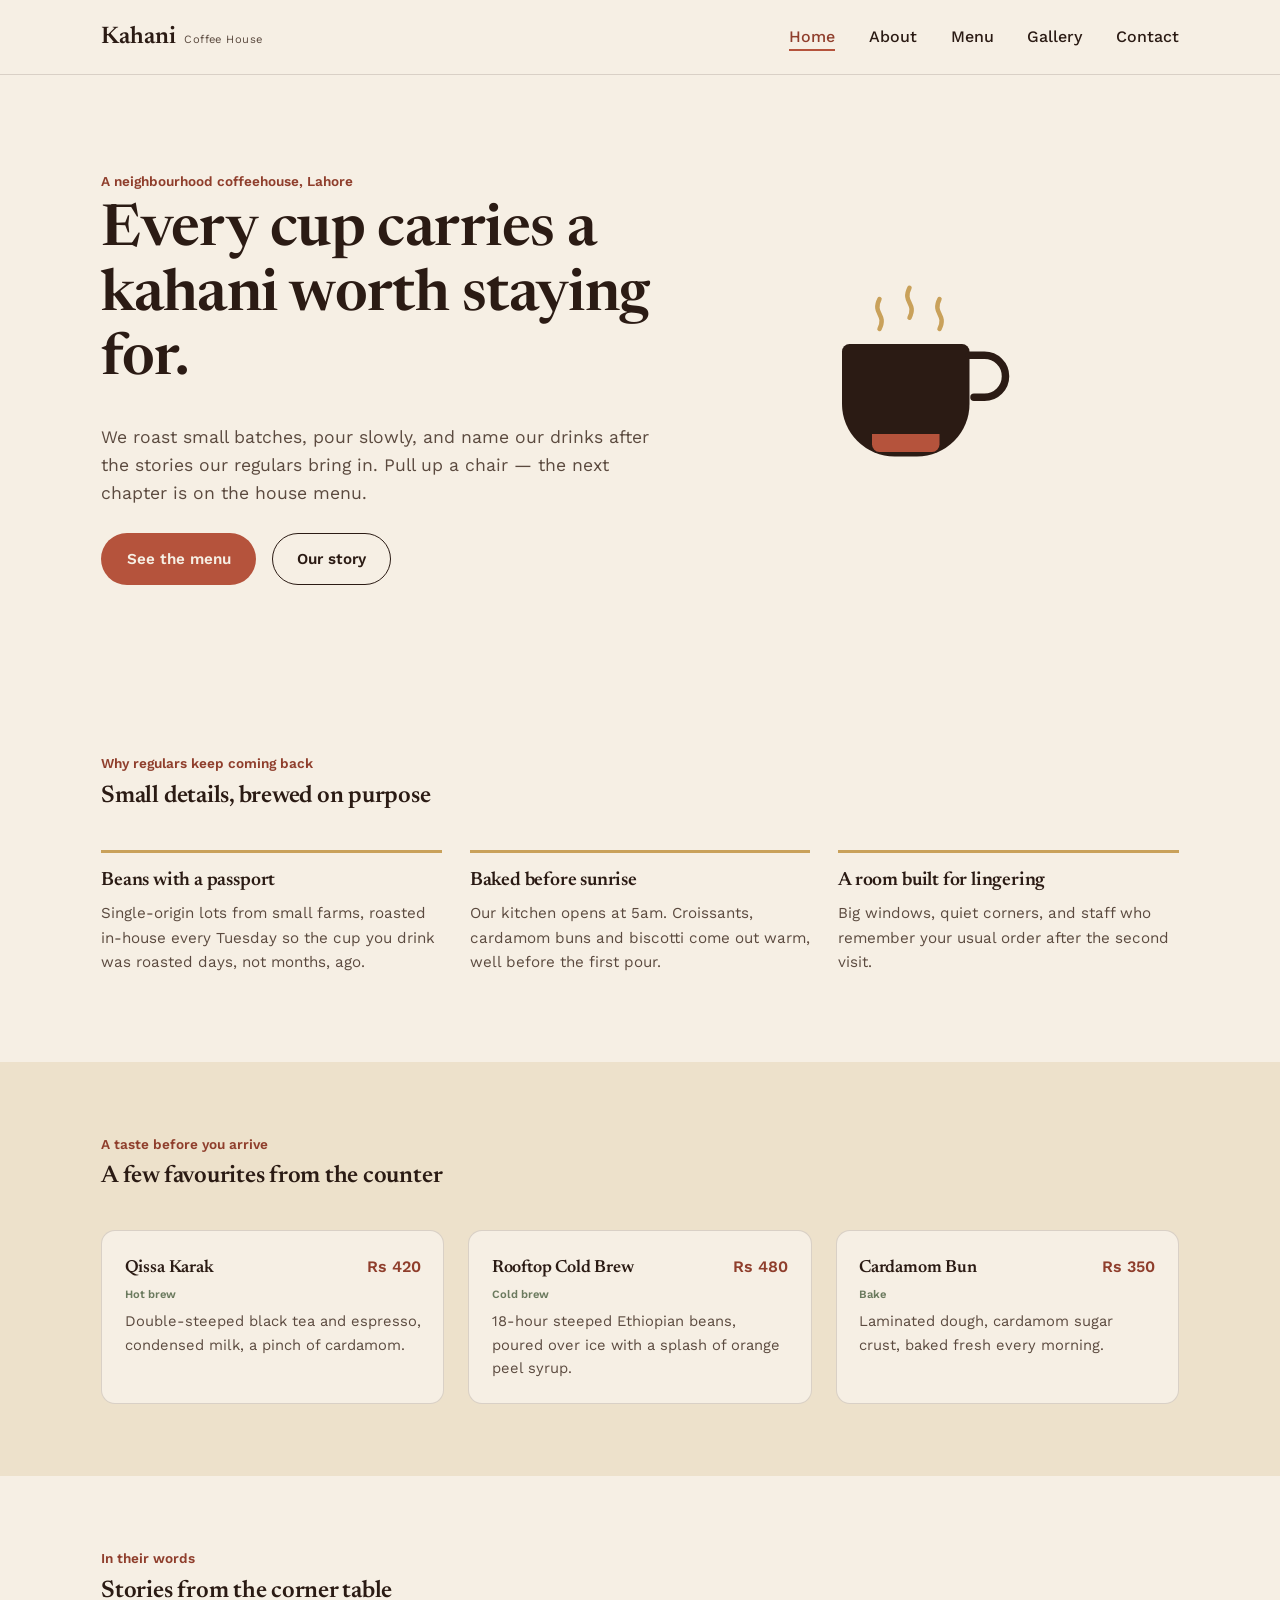
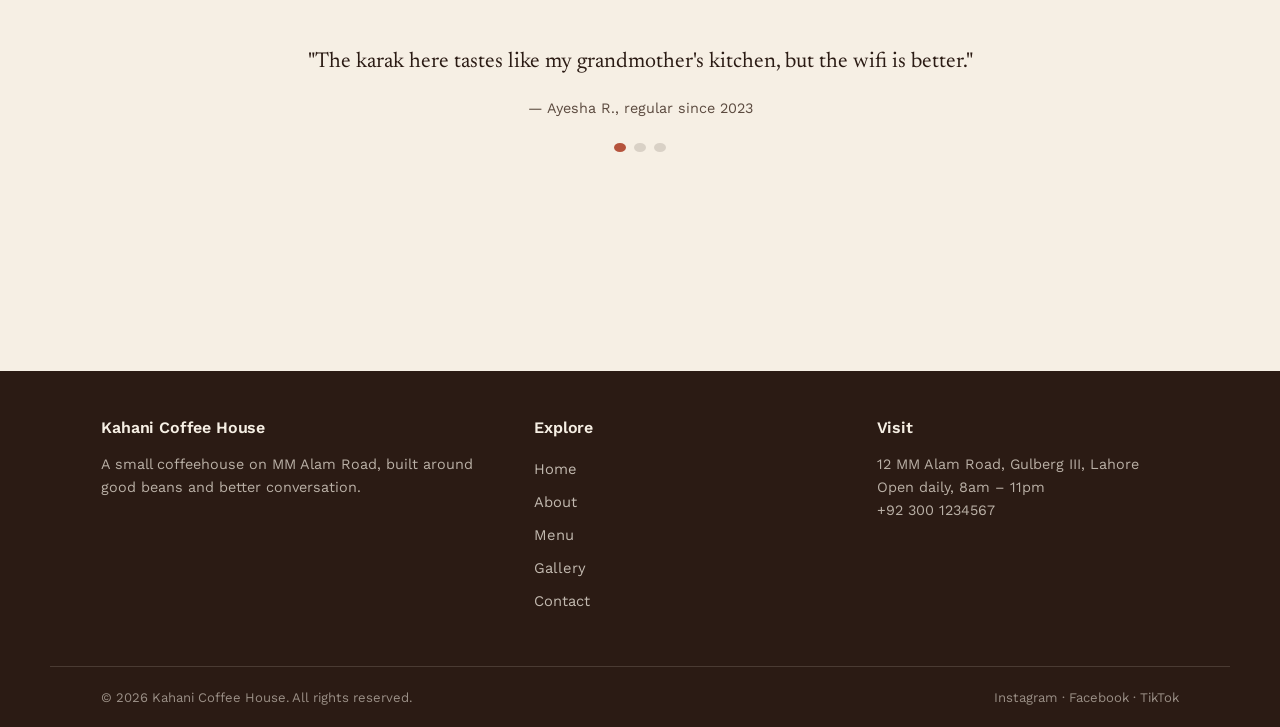
<file: index.html>
<!DOCTYPE html>
<html lang="en">
<head>
<meta charset="UTF-8">
<meta name="viewport" content="width=device-width, initial-scale=1.0">
<title>Kahani Coffee House — Every cup tells a story</title>
<meta name="description" content="Kahani Coffee House is a neighbourhood coffeehouse in Lahore serving story-inspired brews, bakes and a warm place to sit a while.">
<link rel="stylesheet" href="css/style.css">
<link rel="icon" type="image/x-icon" href="https://img.icons8.com/?size=100&id=lsHTLa7qv685&format=png&color=000000">
</head>
<body>

<header class="site-header">
  <nav class="nav wrap">
    <a href="index.html" class="brand">
      <span class="brand-mark">Kahani</span>
      <span class="brand-sub">Coffee House</span>
    </a>

    <!-- Navigation links -->

    <ul class="nav-links">
      <li><a href="index.html" aria-current="page">Home</a></li>
      <li><a href="about.html">About</a></li>
      <li><a href="menu.html">Menu</a></li>
      <li><a href="gallery.html">Gallery</a></li>
      <li><a href="contact.html">Contact</a></li>
    </ul>

    <!-- Mobile navigation toggle button -->
    <button class="nav-toggle" aria-label="Toggle navigation menu" aria-expanded="false">
      <span></span><span></span><span></span>
    </button>
  </nav>
</header>

<main>

  <section class="hero wrap">
    <div class="hero-copy">
      <p class="eyebrow">A neighbourhood coffeehouse, Lahore</p>
      <h1>Every cup carries a kahani worth staying for.</h1>
      <p class="lede">We roast small batches, pour slowly, and name our drinks after the stories our regulars bring in. Pull up a chair — the next chapter is on the house menu.</p>
      <div class="hero-actions">
        <a href="menu.html" class="btn btn-primary">See the menu</a>
        <a href="about.html" class="btn btn-outline">Our story</a>
      </div>
    </div>
    <div class="cup-art" aria-hidden="true">
      <svg viewBox="0 0 320 320" xmlns="http://www.w3.org/2000/svg">
        <path d="M70 120 h150 a10 10 0 0 1 10 10 v70 a70 70 0 0 1 -70 70 h-30 a70 70 0 0 1 -70 -70 v-70 a10 10 0 0 1 10 -10 z" fill="#2B1B14"/>
        <path d="M230 135 h20 a28 28 0 0 1 0 56 h-14" fill="none" stroke="#2B1B14" stroke-width="10" stroke-linecap="round"/>
        <path d="M100 240 h90 v14 a10 10 0 0 1 -10 10 h-70 a10 10 0 0 1 -10 -10 z" fill="#B5533C"/>
        <path d="M110 60 c-10 20 10 20 0 40" fill="none" stroke="#C9A15A" stroke-width="6" stroke-linecap="round"/>
        <path d="M150 45 c-10 20 10 20 0 40" fill="none" stroke="#C9A15A" stroke-width="6" stroke-linecap="round"/>
        <path d="M190 60 c-10 20 10 20 0 40" fill="none" stroke="#C9A15A" stroke-width="6" stroke-linecap="round"/>
      </svg>
    </div>
  </section>

  <section class="wrap">
    <div class="section-head">
      <p class="eyebrow">Why regulars keep coming back</p>
      <h2>Small details, brewed on purpose</h2>
    </div>
    <div class="highlights">
      <div class="highlight">
        <h3>Beans with a passport</h3>
        <p>Single-origin lots from small farms, roasted in-house every Tuesday so the cup you drink was roasted days, not months, ago.</p>
      </div>
      <div class="highlight">
        <h3>Baked before sunrise</h3>
        <p>Our kitchen opens at 5am. Croissants, cardamom buns and biscotti come out warm, well before the first pour.</p>
      </div>
      <div class="highlight">
        <h3>A room built for lingering</h3>
        <p>Big windows, quiet corners, and staff who remember your usual order after the second visit.</p>
      </div>
    </div>
  </section>

  <section class="section-alt">
    <div class="wrap">
      <div class="section-head">
        <p class="eyebrow">A taste before you arrive</p>
        <h2>A few favourites from the counter</h2>
      </div>
      <div class="menu-grid">
        <div class="menu-item">
          <div class="menu-item-top"><h4>Qissa Karak</h4><span class="menu-price">Rs 420</span></div>
          <span class="menu-tag">Hot brew</span>
          <p>Double-steeped black tea and espresso, condensed milk, a pinch of cardamom.</p>
        </div>
        <div class="menu-item">
          <div class="menu-item-top"><h4>Rooftop Cold Brew</h4><span class="menu-price">Rs 480</span></div>
          <span class="menu-tag">Cold brew</span>
          <p>18-hour steeped Ethiopian beans, poured over ice with a splash of orange peel syrup.</p>
        </div>
        <div class="menu-item">
          <div class="menu-item-top"><h4>Cardamom Bun</h4><span class="menu-price">Rs 350</span></div>
          <span class="menu-tag">Bake</span>
          <p>Laminated dough, cardamom sugar crust, baked fresh every morning.</p>
        </div>
      </div>
    </div>
  </section>

  <section class="wrap">
    <div class="section-head">
      <p class="eyebrow">In their words</p>
      <h2>Stories from the corner table</h2>
    </div>
    <div class="testimonial-slider">
      <div class="testimonial-slide is-active">
        <blockquote>"The karak here tastes like my grandmother's kitchen, but the wifi is better."</blockquote>
        <cite>— Ayesha R., regular since 2023</cite>
      </div>
      <div class="testimonial-slide">
        <blockquote>"I've written half a thesis at the window table. They never once rushed me out."</blockquote>
        <cite>— Bilal K., PhD candidate</cite>
      </div>
      <div class="testimonial-slide">
        <blockquote>"Best cardamom bun in the city, and I have tried most of them."</blockquote>
        <cite>— Sana M., food blogger</cite>
      </div>
      <div class="slider-dots"></div>
    </div>
  </section>

</main>

<footer class="site-footer">
  <div class="wrap footer-grid">
    <div>
      <h4>Kahani Coffee House</h4>
      <p>A small coffeehouse on MM Alam Road, built around good beans and better conversation.</p>
    </div>
    <div>
      <h4>Explore</h4>
      <ul class="footer-links">
        <li><a href="index.html">Home</a></li>
        <li><a href="about.html">About</a></li>
        <li><a href="menu.html">Menu</a></li>
        <li><a href="gallery.html">Gallery</a></li>
        <li><a href="contact.html">Contact</a></li>
      </ul>
    </div>
    <div>
      <h4>Visit</h4>
      <p>12 MM Alam Road, Gulberg III, Lahore<br>Open daily, 8am – 11pm<br>+92 300 1234567</p>
    </div>
  </div>
  <div class="wrap footer-bottom">
    <span>&copy; <span class="current-year">2026</span> Kahani Coffee House. All rights reserved.</span>
    <span>Instagram &middot; Facebook &middot; TikTok</span>
  </div>
</footer>

<script src="js/script.js"></script>
</body>
</html>
</file>
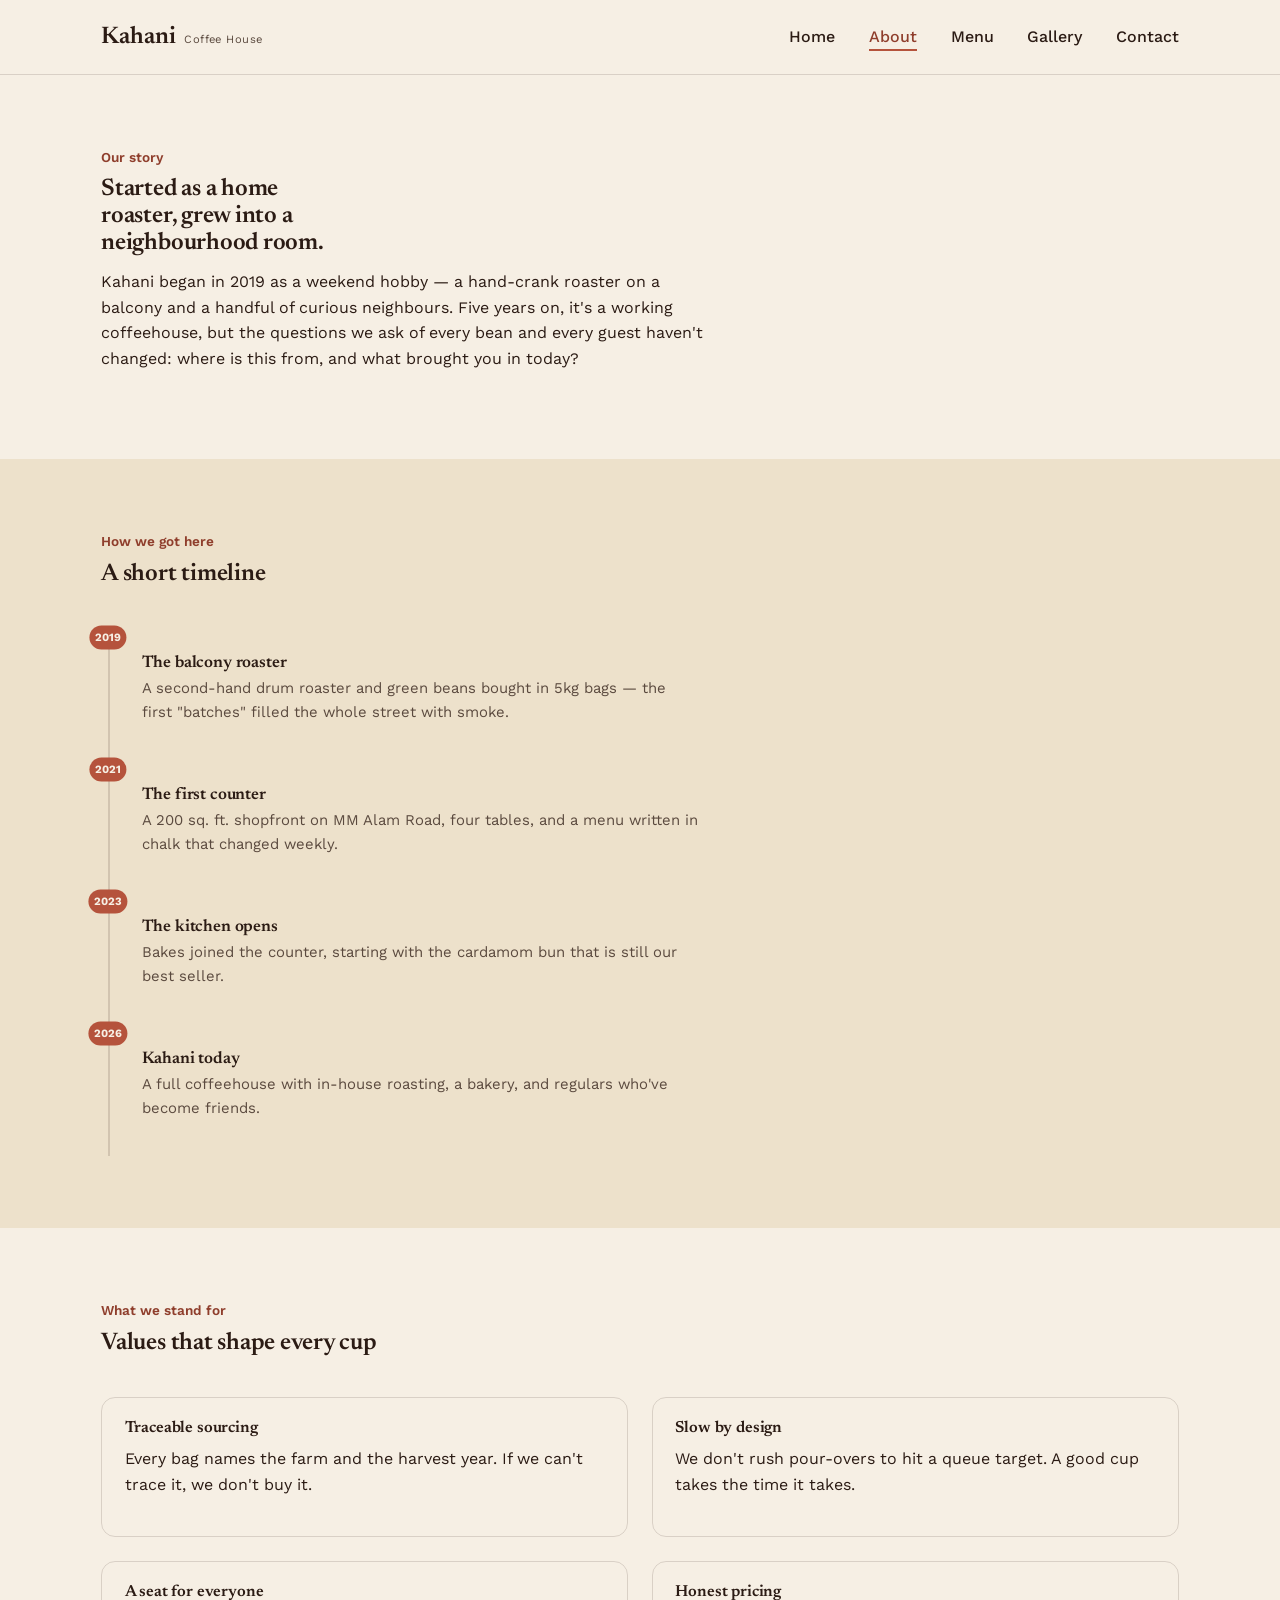
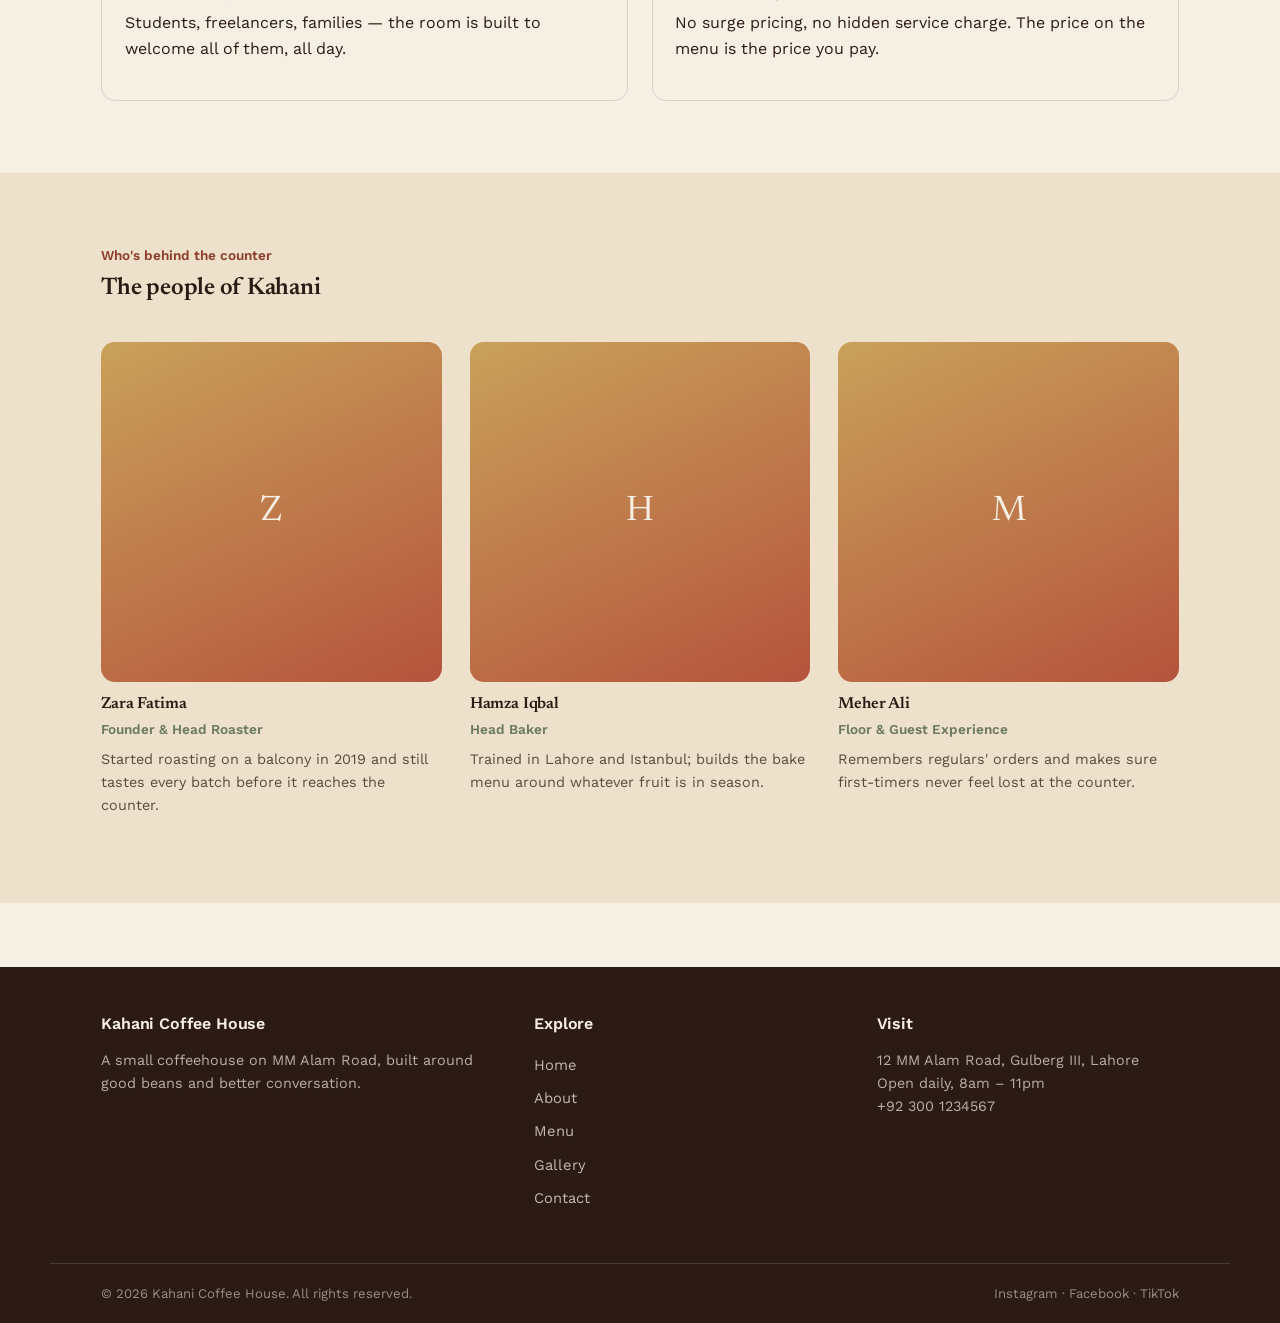
<file: about.html>
<!DOCTYPE html>
<html lang="en">
<head>
<meta charset="UTF-8">
<meta name="viewport" content="width=device-width, initial-scale=1.0">
<title>About — Kahani Coffee House</title>
<meta name="description" content="How Kahani Coffee House started, what we believe in, and the people who run the counter.">
<link rel="stylesheet" href="css/style.css">
<link rel="icon" type="image/x-icon" href="https://img.icons8.com/?size=100&id=lsHTLa7qv685&format=png&color=000000">
</head>
<body>

<header class="site-header">
  <nav class="nav wrap">
    <a href="index.html" class="brand">
      <span class="brand-mark">Kahani</span>
      <span class="brand-sub">Coffee House</span>
    </a>
    <ul class="nav-links">
      <li><a href="index.html">Home</a></li>
      <li><a href="about.html" aria-current="page">About</a></li>
      <li><a href="menu.html">Menu</a></li>
      <li><a href="gallery.html">Gallery</a></li>
      <li><a href="contact.html">Contact</a></li>
    </ul>
    <button class="nav-toggle" aria-label="Toggle navigation menu" aria-expanded="false">
      <span></span><span></span><span></span>
    </button>
  </nav>
</header>

<main>

  <section class="wrap">
    <p class="eyebrow">Our story</p>
    <h1 style="max-width: 16ch;">Started as a home roaster, grew into a neighbourhood room.</h1>
    <p class="lede" style="max-width: 62ch;">Kahani began in 2019 as a weekend hobby — a hand-crank roaster on a balcony and a handful of curious neighbours. Five years on, it's a working coffeehouse, but the questions we ask of every bean and every guest haven't changed: where is this from, and what brought you in today?</p>
  </section>

  <section class="section-alt">
    <div class="wrap">
      <div class="section-head">
        <p class="eyebrow">How we got here</p>
        <h2>A short timeline</h2>
      </div>
      <div class="timeline">
        <article class="timeline-item" data-year="2019">
          <h4>The balcony roaster</h4>
          <p>A second-hand drum roaster and green beans bought in 5kg bags — the first "batches" filled the whole street with smoke.</p>
        </article>
        <article class="timeline-item" data-year="2021">
          <h4>The first counter</h4>
          <p>A 200 sq. ft. shopfront on MM Alam Road, four tables, and a menu written in chalk that changed weekly.</p>
        </article>
        <article class="timeline-item" data-year="2023">
          <h4>The kitchen opens</h4>
          <p>Bakes joined the counter, starting with the cardamom bun that is still our best seller.</p>
        </article>
        <article class="timeline-item" data-year="2026">
          <h4>Kahani today</h4>
          <p>A full coffeehouse with in-house roasting, a bakery, and regulars who've become friends.</p>
        </article>
      </div>
    </div>
  </section>

  <section class="wrap">
    <div class="section-head">
      <p class="eyebrow">What we stand for</p>
      <h2>Values that shape every cup</h2>
    </div>
    <div class="values-grid">
      <div class="value-card">
        <h4>Traceable sourcing</h4>
        <p>Every bag names the farm and the harvest year. If we can't trace it, we don't buy it.</p>
      </div>
      <div class="value-card">
        <h4>Slow by design</h4>
        <p>We don't rush pour-overs to hit a queue target. A good cup takes the time it takes.</p>
      </div>
      <div class="value-card">
        <h4>A seat for everyone</h4>
        <p>Students, freelancers, families — the room is built to welcome all of them, all day.</p>
      </div>
      <div class="value-card">
        <h4>Honest pricing</h4>
        <p>No surge pricing, no hidden service charge. The price on the menu is the price you pay.</p>
      </div>
    </div>
  </section>

  <section class="section-alt">
    <div class="wrap">
      <div class="section-head">
        <p class="eyebrow">Who's behind the counter</p>
        <h2>The people of Kahani</h2>
      </div>
      <div class="team-grid">
        <div class="team-card">
          <div class="avatar">Z</div>
          <h4>Zara Fatima</h4>
          <span>Founder &amp; Head Roaster</span>
          <p>Started roasting on a balcony in 2019 and still tastes every batch before it reaches the counter.</p>
        </div>
        <div class="team-card">
          <div class="avatar">H</div>
          <h4>Hamza Iqbal</h4>
          <span>Head Baker</span>
          <p>Trained in Lahore and Istanbul; builds the bake menu around whatever fruit is in season.</p>
        </div>
        <div class="team-card">
          <div class="avatar">M</div>
          <h4>Meher Ali</h4>
          <span>Floor &amp; Guest Experience</span>
          <p>Remembers regulars' orders and makes sure first-timers never feel lost at the counter.</p>
        </div>
      </div>
    </div>
  </section>

</main>

<footer class="site-footer">
  <div class="wrap footer-grid">
    <div>
      <h4>Kahani Coffee House</h4>
      <p>A small coffeehouse on MM Alam Road, built around good beans and better conversation.</p>
    </div>
    <div>
      <h4>Explore</h4>
      <ul class="footer-links">
        <li><a href="index.html">Home</a></li>
        <li><a href="about.html">About</a></li>
        <li><a href="menu.html">Menu</a></li>
        <li><a href="gallery.html">Gallery</a></li>
        <li><a href="contact.html">Contact</a></li>
      </ul>
    </div>
    <div>
      <h4>Visit</h4>
      <p>12 MM Alam Road, Gulberg III, Lahore<br>Open daily, 8am – 11pm<br>+92 300 1234567</p>
    </div>
  </div>
  <div class="wrap footer-bottom">
    <span>&copy; <span class="current-year">2026</span> Kahani Coffee House. All rights reserved.</span>
    <span>Instagram &middot; Facebook &middot; TikTok</span>
  </div>
</footer>

<script src="js/script.js"></script>
</body>
</html>
</file>
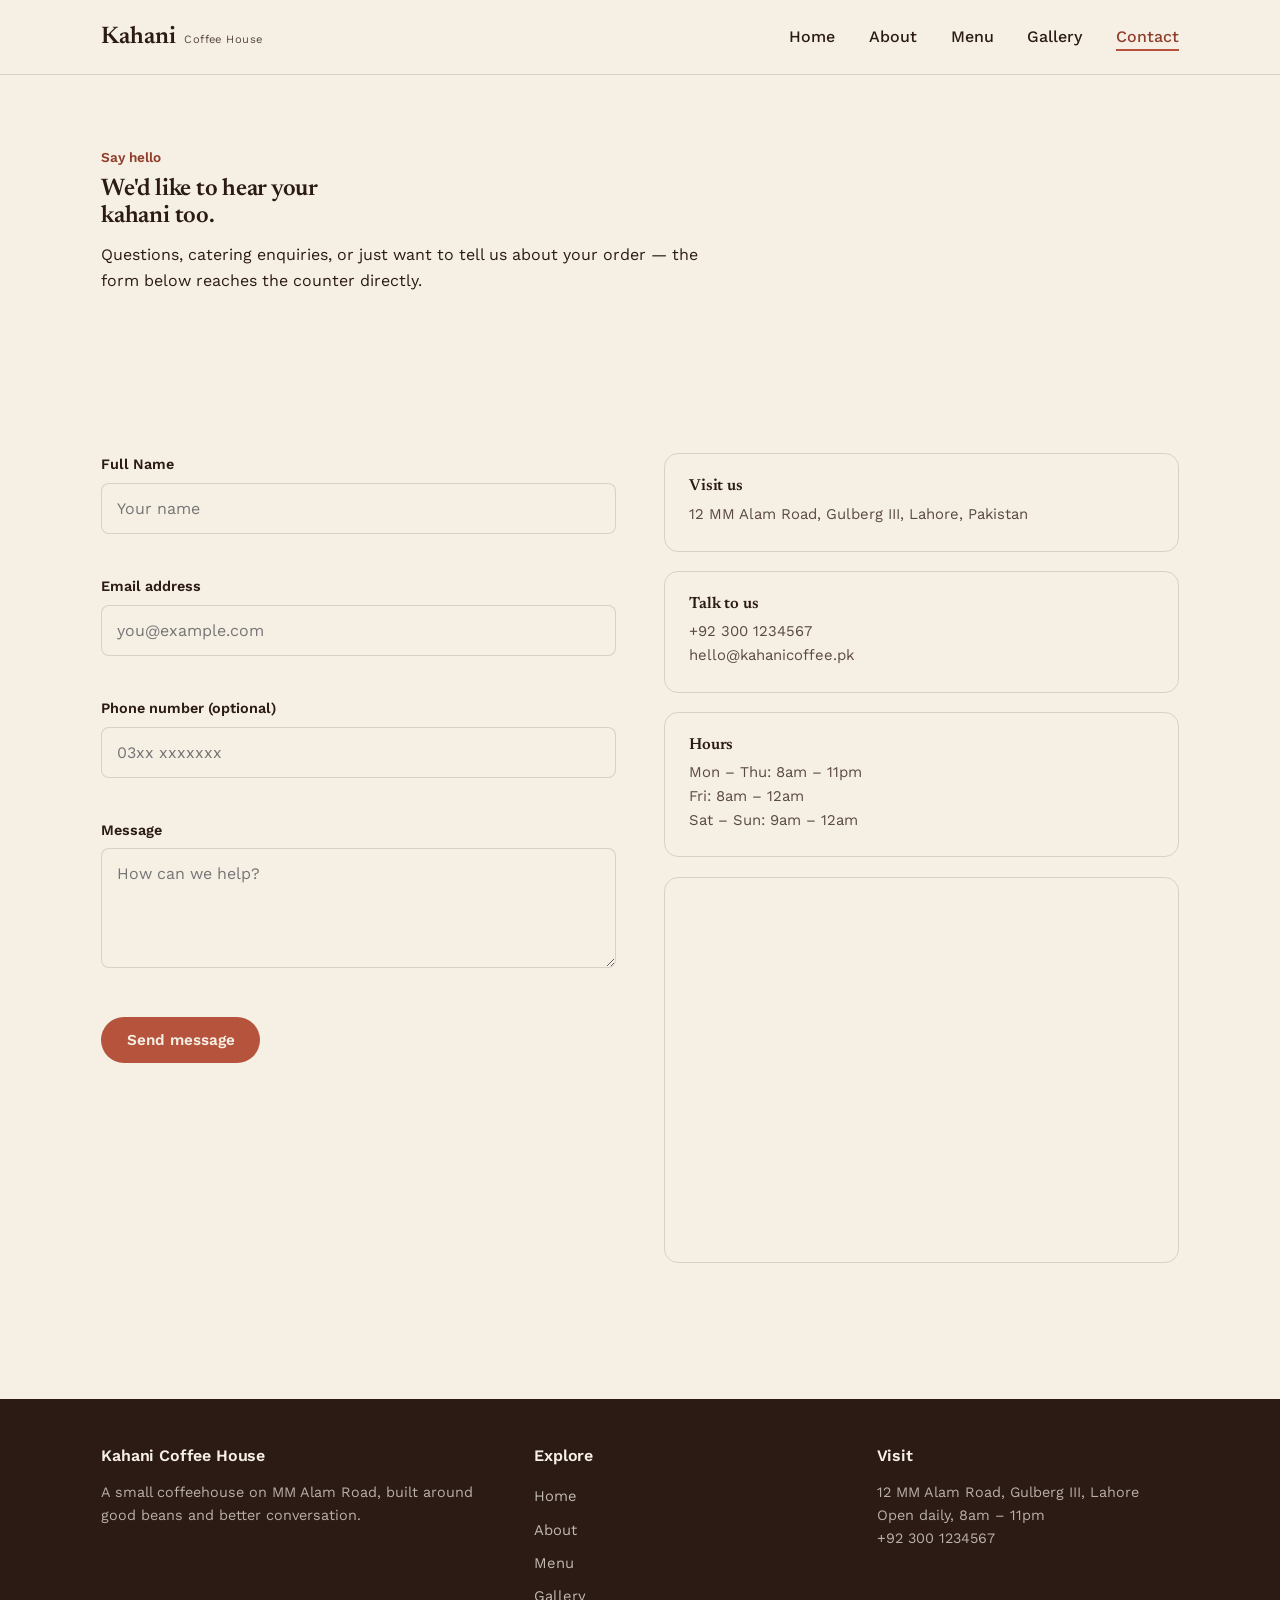
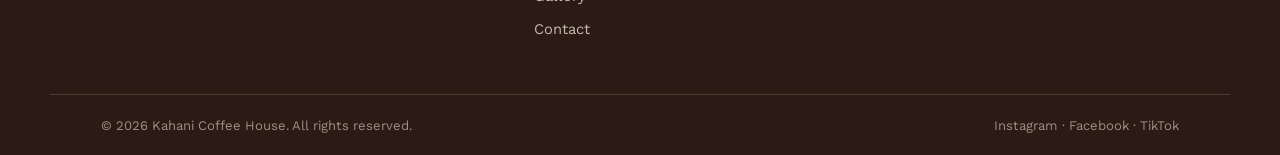
<file: contact.html>
<!DOCTYPE html>
<html lang="en">
<head>
<meta charset="UTF-8">
<meta name="viewport" content="width=device-width, initial-scale=1.0">
<title>Contact — Kahani Coffee House</title>
<meta name="description" content="Get in touch with Kahani Coffee House — find our location, hours, and send us a message.">
<link rel="stylesheet" href="css/style.css">
<link rel="icon" type="image/x-icon" href="https://img.icons8.com/?size=100&id=lsHTLa7qv685&format=png&color=000000">
</head>
<body>

<!-- The header and navigation are consistent across all pages, so they are included here as well. -->

<header class="site-header">
  <nav class="nav wrap">
    <a href="index.html" class="brand">
      <span class="brand-mark">Kahani</span>
      <span class="brand-sub">Coffee House</span>
    </a>
    <ul class="nav-links">
      <li><a href="index.html">Home</a></li>
      <li><a href="about.html">About</a></li>
      <li><a href="menu.html">Menu</a></li>
      <li><a href="gallery.html">Gallery</a></li>
      <li><a href="contact.html" aria-current="page">Contact</a></li>
    </ul>
    <button class="nav-toggle" aria-label="Toggle navigation menu" aria-expanded="false">
      <span></span><span></span><span></span>
    </button>
  </nav>
</header>

<main>

  <section class="wrap">
    <p class="eyebrow">Say hello</p>
    <h1 style="max-width: 16ch;">We'd like to hear your kahani too.</h1>
    <p class="lede">Questions, catering enquiries, or just want to tell us about your order — the form below reaches the counter directly.</p>
  </section>

<!-- The contact form and information section is structured in a two-column layout. -->
 
  <section class="wrap">
    <div class="contact-layout">

      <form class="contact-form" novalidate>
        <div class="field">
          <label for="name">Full Name</label>
          <input type="text" id="name" name="name" placeholder="Your name" required>
          <span class="field-error" role="alert"></span>
        </div>
        <div class="field">
          <label for="email">Email address</label>
          <input type="email" id="email" name="email" placeholder="you@example.com" required>
          <span class="field-error" role="alert"></span>
        </div>
        <div class="field">
          <label for="phone">Phone number (optional)</label>
          <input type="tel" id="phone" name="phone" placeholder="03xx xxxxxxx">
          <span class="field-error" role="alert"></span>
        </div>
        <div class="field">
          <label for="message">Message</label>
          <textarea id="message" name="message" placeholder="How can we help?" required></textarea>
          <span class="field-error" role="alert"></span>
        </div>
        <button type="submit" class="btn btn-primary">Send message</button>
        <p class="form-status" role="status"></p>
      </form>

      <div>
        <div class="info-card">
          <h4>Visit us</h4>
          <p>12 MM Alam Road, Gulberg III, Lahore, Pakistan</p>
        </div>
        <div class="info-card">
          <h4>Talk to us</h4>
          <p>+92 300 1234567<br>hello@kahanicoffee.pk</p>
        </div>
        <div class="info-card">
          <h4>Hours</h4>
          <p>Mon – Thu: 8am – 11pm<br>Fri: 8am – 12am<br>Sat – Sun: 9am – 12am</p>
        </div>
        <div class="map-frame">
          <iframe
            title="Kahani Coffee House location map"
            src="https://www.openstreetmap.org/export/embed.html?bbox=74.348%2C31.505%2C74.360%2C31.513&layer=mapnik"
            loading="lazy">
          </iframe>
        </div>
      </div>

    </div>
  </section>

</main>

<footer class="site-footer">
  <div class="wrap footer-grid">
    <div>
      <h4>Kahani Coffee House</h4>
      <p>A small coffeehouse on MM Alam Road, built around good beans and better conversation.</p>
    </div>
    <div>
      <h4>Explore</h4>
      <ul class="footer-links">
        <li><a href="index.html">Home</a></li>
        <li><a href="about.html">About</a></li>
        <li><a href="menu.html">Menu</a></li>
        <li><a href="gallery.html">Gallery</a></li>
        <li><a href="contact.html">Contact</a></li>
      </ul>
    </div>
    <div>
      <h4>Visit</h4>
      <p>12 MM Alam Road, Gulberg III, Lahore<br>Open daily, 8am – 11pm<br>+92 300 1234567</p>
    </div>
  </div>
  <div class="wrap footer-bottom">
    <span>&copy; <span class="current-year">2026</span> Kahani Coffee House. All rights reserved.</span>
    <span>Instagram &middot; Facebook &middot; TikTok</span>
  </div>
</footer>

<script src="js/script.js"></script>
</body>
</html>
</file>
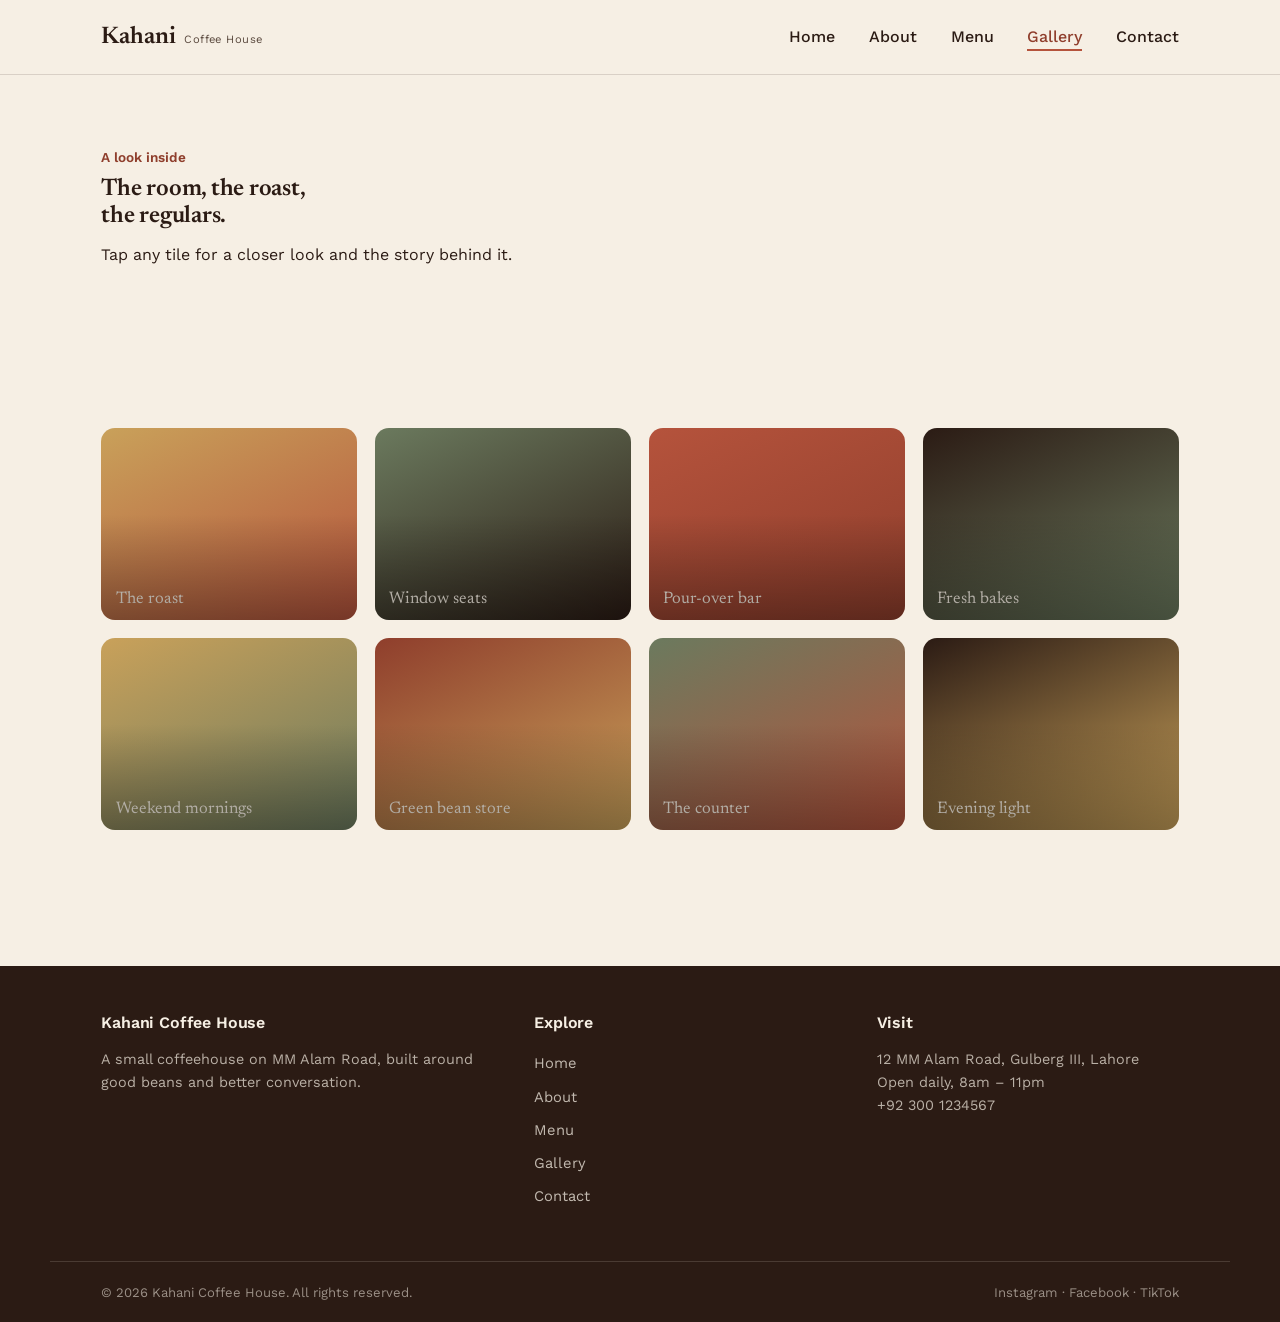
<file: gallery.html>
<!DOCTYPE html>
<html lang="en">
<head>
<meta charset="UTF-8">
<meta name="viewport" content="width=device-width, initial-scale=1.0">
<title>Gallery — Kahani Coffee House</title>
<meta name="description" content="A look inside Kahani Coffee House — the room, the roast, the counter.">
<link rel="stylesheet" href="css/style.css">
<link rel="icon" type="image/x-icon" href="https://img.icons8.com/?size=100&id=lsHTLa7qv685&format=png&color=000000">
</head>
<body>

<header class="site-header">
  <nav class="nav wrap">
    <a href="index.html" class="brand">
      <span class="brand-mark">Kahani</span>
      <span class="brand-sub">Coffee House</span>
    </a>
    <ul class="nav-links">
      <li><a href="index.html">Home</a></li>
      <li><a href="about.html">About</a></li>
      <li><a href="menu.html">Menu</a></li>
      <li><a href="gallery.html" aria-current="page">Gallery</a></li>
      <li><a href="contact.html">Contact</a></li>
    </ul>
    <button class="nav-toggle" aria-label="Toggle navigation menu" aria-expanded="false">
      <span></span><span></span><span></span>
    </button>
  </nav>
</header>

<main>

  <section class="wrap">
    <p class="eyebrow">A look inside</p>
    <h1 style="max-width: 16ch;">The room, the roast, the regulars.</h1>
    <p class="lede">Tap any tile for a closer look and the story behind it.</p>
  </section>

  <section class="wrap">
    <div class="gallery-grid">
      <button class="gallery-item" style="--tile-a:#C9A15A; --tile-b:#B5533C;" data-title="The roasting corner" data-desc="Our drum roaster runs every Tuesday morning, filling the room with the smell of first crack.">
        <span>The roast</span>
      </button>
      <button class="gallery-item" style="--tile-a:#6B7A5E; --tile-b:#2B1B14;" data-title="Window seats" data-desc="The long window bench is the first table to fill up on weekend mornings.">
        <span>Window seats</span>
      </button>
      <button class="gallery-item" style="--tile-a:#B5533C; --tile-b:#8F3E2C;" data-title="The pour-over bar" data-desc="Guests can watch their coffee brewed to order, one cup at a time.">
        <span>Pour-over bar</span>
      </button>
      <button class="gallery-item" style="--tile-a:#2B1B14; --tile-b:#6B7A5E;" data-title="Fresh from the oven" data-desc="Cardamom buns come out at 7am sharp and rarely last past 9.">
        <span>Fresh bakes</span>
      </button>
      <button class="gallery-item" style="--tile-a:#C9A15A; --tile-b:#6B7A5E;" data-title="Weekend crowd" data-desc="Saturday mornings mean a full room, board games, and a longer wait for the good chairs.">
        <span>Weekend mornings</span>
      </button>
      <button class="gallery-item" style="--tile-a:#8F3E2C; --tile-b:#C9A15A;" data-title="Green bean store" data-desc="Every sack is labelled with farm, harvest year, and the date it arrived at our door.">
        <span>Green bean store</span>
      </button>
      <button class="gallery-item" style="--tile-a:#6B7A5E; --tile-b:#B5533C;" data-title="The counter team" data-desc="The same faces greet you most mornings — we like it that way.">
        <span>The counter</span>
      </button>
      <button class="gallery-item" style="--tile-a:#2B1B14; --tile-b:#C9A15A;" data-title="Evening light" data-desc="Golden hour through the front windows is the best time for a slow cup.">
        <span>Evening light</span>
      </button>
    </div>
  </section>

</main>

<div class="modal-overlay">
  <div class="modal-box" role="dialog" aria-modal="true" aria-labelledby="modal-title">
    <button class="modal-close" aria-label="Close image details">&times;</button>
    <div class="modal-image"></div>
    <h3 class="modal-title" id="modal-title"></h3>
    <p class="modal-desc"></p>
  </div>
</div>

<footer class="site-footer">
  <div class="wrap footer-grid">
    <div>
      <h4>Kahani Coffee House</h4>
      <p>A small coffeehouse on MM Alam Road, built around good beans and better conversation.</p>
    </div>
    <div>
      <h4>Explore</h4>
      <ul class="footer-links">
        <li><a href="index.html">Home</a></li>
        <li><a href="about.html">About</a></li>
        <li><a href="menu.html">Menu</a></li>
        <li><a href="gallery.html">Gallery</a></li>
        <li><a href="contact.html">Contact</a></li>
      </ul>
    </div>
    <div>
      <h4>Visit</h4>
      <p>12 MM Alam Road, Gulberg III, Lahore<br>Open daily, 8am – 11pm<br>+92 300 1234567</p>
    </div>
  </div>
  <div class="wrap footer-bottom">
    <span>&copy; <span class="current-year">2026</span> Kahani Coffee House. All rights reserved.</span>
    <span>Instagram &middot; Facebook &middot; TikTok</span>
  </div>
</footer>

<script src="js/script.js"></script>
</body>
</html>
</file>
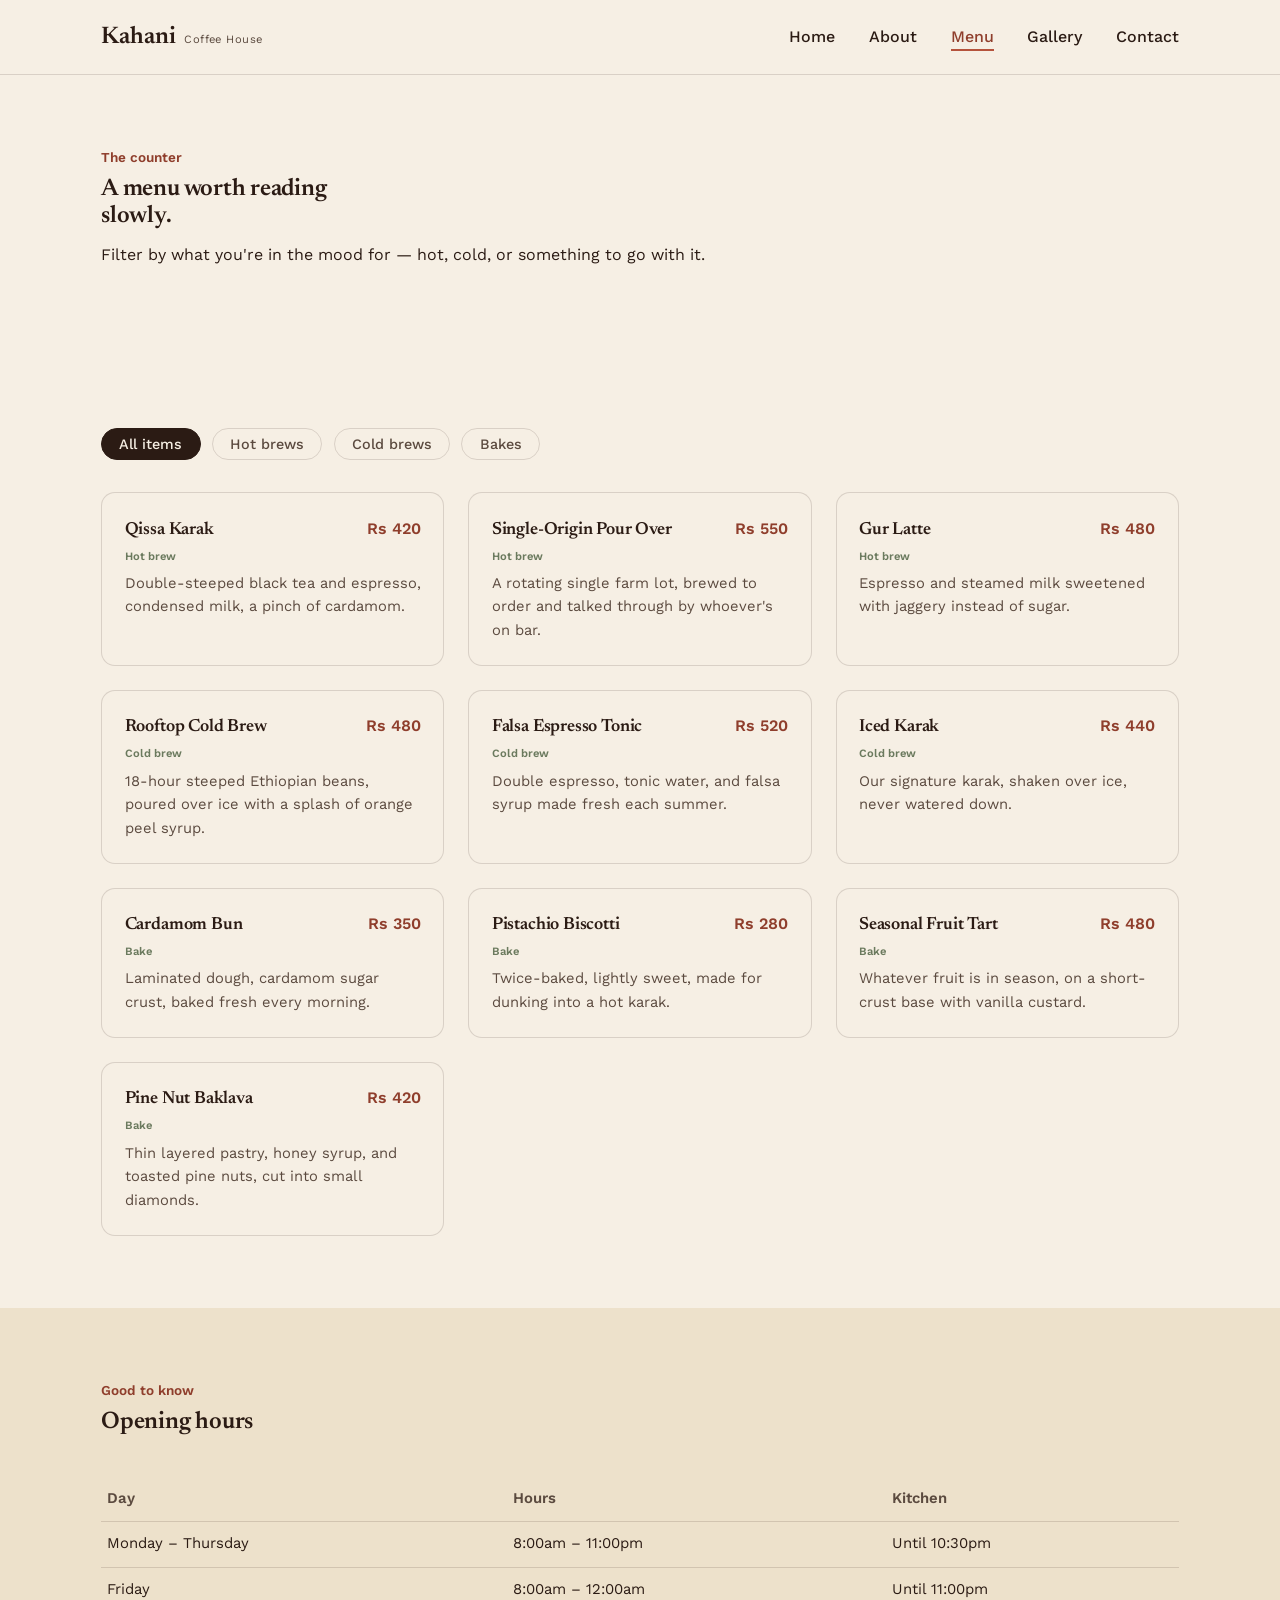
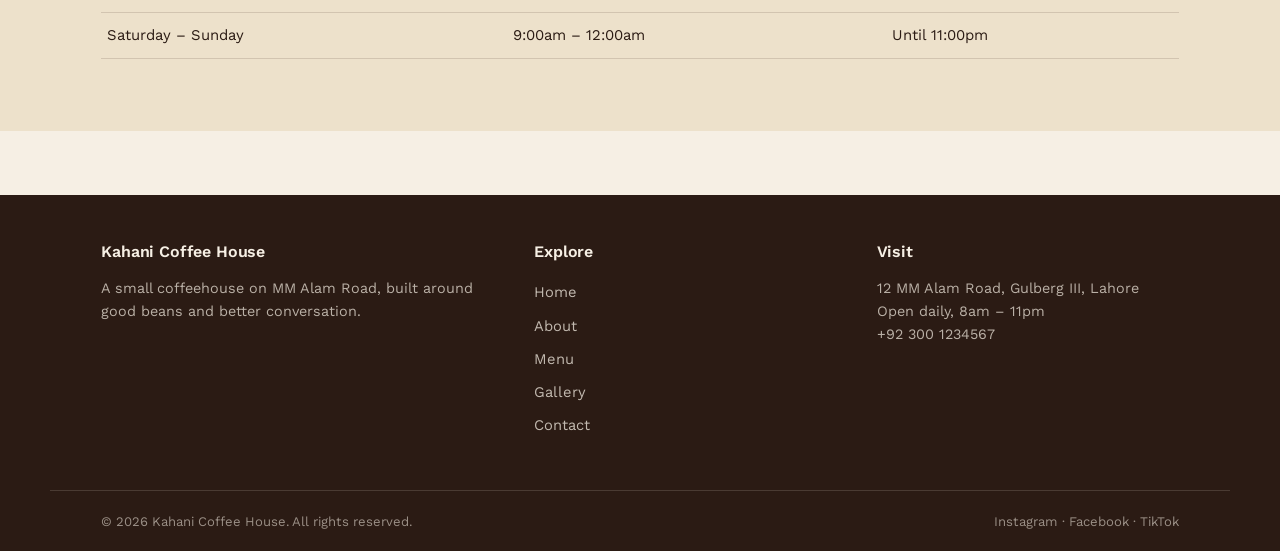
<file: menu.html>
<!DOCTYPE html>
<html lang="en">
<head>
<meta charset="UTF-8">
<meta name="viewport" content="width=device-width, initial-scale=1.0">
<title>Menu — Kahani Coffee House</title>
<meta name="description" content="Browse hot and cold brews, and fresh bakes at Kahani Coffee House.">
<link rel="stylesheet" href="css/style.css">
<link rel="icon" type="image/x-icon" href="https://img.icons8.com/?size=100&id=lsHTLa7qv685&format=png&color=000000">
</head>
<body>

<header class="site-header">
  <nav class="nav wrap">
    <a href="index.html" class="brand">
      <span class="brand-mark">Kahani</span>
      <span class="brand-sub">Coffee House</span>
    </a>
    <ul class="nav-links">
      <li><a href="index.html">Home</a></li>
      <li><a href="about.html">About</a></li>
      <li><a href="menu.html" aria-current="page">Menu</a></li>
      <li><a href="gallery.html">Gallery</a></li>
      <li><a href="contact.html">Contact</a></li>
    </ul>
    <button class="nav-toggle" aria-label="Toggle navigation menu" aria-expanded="false">
      <span></span><span></span><span></span>
    </button>
  </nav>
</header>

<main>

  <section class="wrap">
    <p class="eyebrow">The counter</p>
    <h1 style="max-width: 18ch;">A menu worth reading slowly.</h1>
    <p class="lede">Filter by what you're in the mood for — hot, cold, or something to go with it.</p>
  </section>

  <section class="wrap">
    <div class="filter-bar" role="group" aria-label="Filter menu by category">
      <button class="filter-btn is-active" data-filter="all">All items</button>
      <button class="filter-btn" data-filter="hot">Hot brews</button>
      <button class="filter-btn" data-filter="cold">Cold brews</button>
      <button class="filter-btn" data-filter="bakes">Bakes</button>
    </div>

    <div class="menu-grid">
      <article class="menu-item" data-category="hot">
        <div class="menu-item-top"><h4>Qissa Karak</h4><span class="menu-price">Rs 420</span></div>
        <span class="menu-tag">Hot brew</span>
        <p>Double-steeped black tea and espresso, condensed milk, a pinch of cardamom.</p>
      </article>
      <article class="menu-item" data-category="hot">
        <div class="menu-item-top"><h4>Single-Origin Pour Over</h4><span class="menu-price">Rs 550</span></div>
        <span class="menu-tag">Hot brew</span>
        <p>A rotating single farm lot, brewed to order and talked through by whoever's on bar.</p>
      </article>
      <article class="menu-item" data-category="hot">
        <div class="menu-item-top"><h4>Gur Latte</h4><span class="menu-price">Rs 480</span></div>
        <span class="menu-tag">Hot brew</span>
        <p>Espresso and steamed milk sweetened with jaggery instead of sugar.</p>
      </article>
      <article class="menu-item" data-category="cold">
        <div class="menu-item-top"><h4>Rooftop Cold Brew</h4><span class="menu-price">Rs 480</span></div>
        <span class="menu-tag">Cold brew</span>
        <p>18-hour steeped Ethiopian beans, poured over ice with a splash of orange peel syrup.</p>
      </article>
      <article class="menu-item" data-category="cold">
        <div class="menu-item-top"><h4>Falsa Espresso Tonic</h4><span class="menu-price">Rs 520</span></div>
        <span class="menu-tag">Cold brew</span>
        <p>Double espresso, tonic water, and falsa syrup made fresh each summer.</p>
      </article>
      <article class="menu-item" data-category="cold">
        <div class="menu-item-top"><h4>Iced Karak</h4><span class="menu-price">Rs 440</span></div>
        <span class="menu-tag">Cold brew</span>
        <p>Our signature karak, shaken over ice, never watered down.</p>
      </article>
      <article class="menu-item" data-category="bakes">
        <div class="menu-item-top"><h4>Cardamom Bun</h4><span class="menu-price">Rs 350</span></div>
        <span class="menu-tag">Bake</span>
        <p>Laminated dough, cardamom sugar crust, baked fresh every morning.</p>
      </article>
      <article class="menu-item" data-category="bakes">
        <div class="menu-item-top"><h4>Pistachio Biscotti</h4><span class="menu-price">Rs 280</span></div>
        <span class="menu-tag">Bake</span>
        <p>Twice-baked, lightly sweet, made for dunking into a hot karak.</p>
      </article>
      <article class="menu-item" data-category="bakes">
        <div class="menu-item-top"><h4>Seasonal Fruit Tart</h4><span class="menu-price">Rs 480</span></div>
        <span class="menu-tag">Bake</span>
        <p>Whatever fruit is in season, on a short-crust base with vanilla custard.</p>
      </article>
      <article class="menu-item" data-category="bakes">
        <div class="menu-item-top"><h4>Pine Nut Baklava</h4><span class="menu-price">Rs 420</span></div>
        <span class="menu-tag">Bake</span>
        <p>Thin layered pastry, honey syrup, and toasted pine nuts, cut into small diamonds.</p>
      </article>
    </div>
  </section>

  <section class="section-alt">
    <div class="wrap">
      <div class="section-head">
        <p class="eyebrow">Good to know</p>
        <h2>Opening hours</h2>
      </div>
      <table class="hours-table">
        <thead>
          <tr><th>Day</th><th>Hours</th><th>Kitchen</th></tr>
        </thead>
        <tbody>
          <tr><td>Monday – Thursday</td><td>8:00am – 11:00pm</td><td>Until 10:30pm</td></tr>
          <tr><td>Friday</td><td>8:00am – 12:00am</td><td>Until 11:00pm</td></tr>
          <tr><td>Saturday – Sunday</td><td>9:00am – 12:00am</td><td>Until 11:00pm</td></tr>
        </tbody>
      </table>
    </div>
  </section>

</main>

<footer class="site-footer">
  <div class="wrap footer-grid">
    <div>
      <h4>Kahani Coffee House</h4>
      <p>A small coffeehouse on MM Alam Road, built around good beans and better conversation.</p>
    </div>
    <div>
      <h4>Explore</h4>
      <ul class="footer-links">
        <li><a href="index.html">Home</a></li>
        <li><a href="about.html">About</a></li>
        <li><a href="menu.html">Menu</a></li>
        <li><a href="gallery.html">Gallery</a></li>
        <li><a href="contact.html">Contact</a></li>
      </ul>
    </div>
    <div>
      <h4>Visit</h4>
      <p>12 MM Alam Road, Gulberg III, Lahore<br>Open daily, 8am – 11pm<br>+92 300 1234567</p>
    </div>
  </div>
  <div class="wrap footer-bottom">
    <span>&copy; <span class="current-year">2026</span> Kahani Coffee House. All rights reserved.</span>
    <span>Instagram &middot; Facebook &middot; TikTok</span>
  </div>
</footer>

<script src="js/script.js"></script>
</body>
</html>
</file>
<file: css/style.css>
/* ==========================================================================
   Kahani Coffee House — stylesheet
   Design tokens
   ========================================================================== */
@import url('https://fonts.googleapis.com/css2?family=Newsreader:ital,opsz,wght@0,6..72,400;0,6..72,500;0,6..72,600;1,6..72,500&family=Work+Sans:wght@400;500;600;700&display=swap');

:root{
  --cream:        #F6EFE4;
  --cream-deep:   #EDE1CB;
  --ink:          #2B1B14;
  --ink-soft:     #5B4A3F;
  --rust:         #B5533C;
  --rust-dark:    #8F3E2C;
  --olive:        #6B7A5E;
  --gold:         #C9A15A;
  --line:         rgba(43, 27, 20, 0.14);
  --paper-shadow: 0 18px 40px -22px rgba(43, 27, 20, 0.35);

  --font-display: 'Newsreader', Georgia, serif;
  --font-body:    'Work Sans', -apple-system, sans-serif;

  --gutter: clamp(1.25rem, 4vw, 3.5rem);
  --max-width: 1180px;
}

*, *::before, *::after{ box-sizing: border-box; }
html{ scroll-behavior: smooth; }
body{
  margin: 0;
  background: var(--cream);
  color: var(--ink);
  font-family: var(--font-body);
  line-height: 1.6;
  -webkit-font-smoothing: antialiased;
}

img{ max-width: 100%; display: block; }
a{ color: inherit; }

/* Removing Nav bar li elements default styling */

ul{ margin: 0; padding: 0; list-style: none; }
h1, h2, h3, h4{
  font-family: var(--font-display);
  font-weight: 600;
  line-height: 1.12;
  margin: 0 0 0.5em;
  letter-spacing: -0.01em;
}
p{ margin: 0 0 1em; max-width: 62ch; }
button{ font-family: inherit; cursor: pointer; }

:focus-visible{
  outline: 2px solid var(--rust);
  outline-offset: 3px;
}

.wrap{
  max-width: var(--max-width);
  margin-inline: auto;
  padding-inline: var(--gutter);
}

.eyebrow{
  font-family: var(--font-body);
  font-weight: 600;
  color: var(--rust-dark);
  font-size: 0.85rem;
  margin-bottom: 0.6em;
}

.btn{
  display: inline-flex;
  align-items: center;
  gap: 0.5em;
  padding: 0.85em 1.6em;
  border-radius: 999px;
  border: 1px solid transparent;
  font-weight: 600;
  font-size: 0.95rem;
  text-decoration: none;
  transition: transform 0.18s ease, background 0.18s ease, color 0.18s ease;
}
.btn-primary{ background: var(--rust); color: var(--cream); }
.btn-primary:hover{ background: var(--rust-dark); transform: translateY(-2px); }
.btn-outline{ border-color: var(--ink); color: var(--ink); }
.btn-outline:hover{ background: var(--ink); color: var(--cream); transform: translateY(-2px); }

/* ==========================================================================
   Header / Navigation
   ========================================================================== */
.site-header{
  position: sticky;
  top: 0;
  z-index: 100;
  background: var(--cream);
  border-bottom: 1px solid var(--line);
}
.nav{
  display: flex;
  align-items: center;
  justify-content: space-between;
  padding-block: 1.1rem;
}
.brand{
  display: flex;
  align-items: baseline;
  gap: 0.5rem;
  text-decoration: none;
  color: var(--ink);
}
.brand-mark{ font-family: var(--font-display); font-size: 1.5rem; font-weight: 600; }
.brand-sub{ font-size: 0.7rem; color: var(--ink-soft); letter-spacing: 0.04em; }

.nav-links{
  display: flex;
  gap: 2.1rem;
  font-weight: 500;
}
.nav-links a{
  text-decoration: none;
  position: relative;
  padding-block: 0.3rem;
}
.nav-links a::after{
  content: "";
  position: absolute;
  left: 0; right: 100%;
  bottom: 0;
  height: 2px;
  background: var(--rust);
  transition: right 0.25s ease;
}
.nav-links a:hover::after,
.nav-links a[aria-current="page"]::after{ right: 0; }
.nav-links a[aria-current="page"]{ color: var(--rust-dark); }

.nav-toggle{
  display: none;
  flex-direction: column;
  gap: 5px;
  background: none;
  border: none;
  padding: 0.4rem;
}
.nav-toggle span{
  width: 24px; height: 2px; background: var(--ink); border-radius: 2px;
  transition: transform 0.25s ease, opacity 0.25s ease;
}
.nav-toggle[aria-expanded="true"] span:nth-child(1){ transform: translateY(7px) rotate(45deg); }
.nav-toggle[aria-expanded="true"] span:nth-child(2){ opacity: 0; }
.nav-toggle[aria-expanded="true"] span:nth-child(3){ transform: translateY(-7px) rotate(-45deg); }

/* ==========================================================================
   Hero
   ========================================================================== */
.hero{
  padding-block: clamp(3rem, 8vw, 6rem);
  display: grid;
  grid-template-columns: 1.1fr 0.9fr;
  gap: 3rem;
  align-items: center;
}
.hero h1{ font-size: clamp(2.4rem, 5vw, 3.6rem); }
.hero .lede{ font-size: 1.1rem; color: var(--ink-soft); }
.hero-actions{ display: flex; gap: 1rem; margin-top: 1.6rem; flex-wrap: wrap; }

.cup-art{ justify-self: center; }
.cup-art svg{ width: min(320px, 80%); height: auto; }

/* ==========================================================================
   Sections shared
   ========================================================================== */
section{ padding-block: clamp(2.5rem, 6vw, 4.5rem); }
.section-head{ max-width: 620px; margin-bottom: 2.5rem; }
.section-alt{ background: var(--cream-deep); }

/* Highlights */
.highlights{
  display: grid;
  grid-template-columns: repeat(3, 1fr);
  gap: 1.75rem;
}
.highlight{
  border-top: 3px solid var(--gold);
  padding-top: 1.1rem;
}
.highlight h3{ font-size: 1.2rem; }
.highlight p{ color: var(--ink-soft); font-size: 0.95rem; }

/* Menu preview / grid */
.menu-grid{
  display: grid;
  grid-template-columns: repeat(auto-fill, minmax(260px, 1fr));
  gap: 1.5rem;
}
.menu-item{
  background: var(--cream);
  border: 1px solid var(--line);
  border-radius: 14px;
  padding: 1.4rem;
  display: flex;
  flex-direction: column;
  gap: 0.4rem;
  transition: box-shadow 0.2s ease, transform 0.2s ease;
}
.menu-item:hover{ box-shadow: var(--paper-shadow); transform: translateY(-3px); }
.menu-item-top{ display: flex; justify-content: space-between; gap: 1rem; align-items: baseline; }
.menu-item-top h4{ margin: 0; font-size: 1.1rem; }
.menu-price{ font-weight: 600; color: var(--rust-dark); white-space: nowrap; }
.menu-item p{ color: var(--ink-soft); font-size: 0.92rem; margin: 0; }
.menu-tag{ font-size: 0.7rem; color: var(--olive); font-weight: 600; }

.filter-bar{ display: flex; gap: 0.7rem; flex-wrap: wrap; margin-bottom: 2rem; }
.filter-btn{
  background: transparent;
  border: 1px solid var(--line);
  border-radius: 999px;
  padding: 0.5em 1.2em;
  font-size: 0.9rem;
  font-weight: 500;
  color: var(--ink-soft);
  transition: all 0.2s ease;
}
.filter-btn:hover{ border-color: var(--rust); color: var(--rust-dark); }
.filter-btn.is-active{ background: var(--ink); color: var(--cream); border-color: var(--ink); }

/* Timeline (About) */
.timeline{ display: flex; flex-direction: column; gap: 0; border-left: 2px solid var(--line); margin-left: 0.4rem; }
.timeline-item{ position: relative; padding: 0 0 2.2rem 2rem; }
.timeline-item::before{
  content: attr(data-year);
  position: absolute;
  left: -2px;
  top: 0;
  transform: translateX(-50%);
  background: var(--rust);
  color: var(--cream);
  font-size: 0.7rem;
  font-weight: 700;
  padding: 0.25em 0.5em;
  border-radius: 999px;
  transform: translate(-50%, -0.15rem);
}
.timeline-item h4{ margin: 1.6rem 0 0.3rem; font-size: 1.05rem; }
.timeline-item p{ color: var(--ink-soft); font-size: 0.93rem; margin: 0; }

/* People / team */
.team-grid{ display: grid; grid-template-columns: repeat(3, 1fr); gap: 1.75rem; }
.team-card{ text-align: left; }
.avatar{
  width: 100%; aspect-ratio: 1/1; border-radius: 14px; margin-bottom: 0.9rem;
  background: linear-gradient(155deg, var(--gold), var(--rust));
  display: flex; align-items: center; justify-content: center;
  font-family: var(--font-display); font-size: 2.2rem; color: var(--cream);
}
.team-card h4{ margin-bottom: 0.1rem; }
.team-card span{ font-size: 0.85rem; color: var(--olive); font-weight: 600; }
.team-card p{ font-size: 0.9rem; color: var(--ink-soft); margin-top: 0.4rem; }

/* Values list */
.values-grid{ display: grid; grid-template-columns: repeat(2, 1fr); gap: 1.5rem; }
.value-card{ padding: 1.4rem; border: 1px solid var(--line); border-radius: 14px; }

/* Testimonial slider */
.testimonial-slider{
  position: relative;
  max-width: 700px;
  margin-inline: auto;
  text-align: center;
  min-height: 190px;
}
.testimonial-slide{
  display: none;
  animation: fade-in 0.4s ease;
}
.testimonial-slide.is-active{ display: block; }
.testimonial-slide blockquote{
  font-family: var(--font-display);
  font-size: 1.35rem;
  margin: 0 0 1rem;
}
.testimonial-slide cite{ font-style: normal; color: var(--ink-soft); font-size: 0.9rem; }
.slider-dots{ display: flex; justify-content: center; gap: 0.5rem; margin-top: 1.4rem; }
.slider-dots button{
  width: 9px; height: 9px; border-radius: 50%; border: none;
  background: var(--line);
}
.slider-dots button.is-active{ background: var(--rust); }
@keyframes fade-in{ from{ opacity: 0; transform: translateY(6px);} to{ opacity: 1; transform: translateY(0);} }

/* Gallery */
.gallery-grid{
  display: grid;
  grid-template-columns: repeat(auto-fill, minmax(230px, 1fr));
  gap: 1.1rem;
}
.gallery-item{
  border: none;
  padding: 0;
  border-radius: 14px;
  overflow: hidden;
  aspect-ratio: 4/3;
  position: relative;
  background: linear-gradient(155deg, var(--tile-a, var(--gold)), var(--tile-b, var(--rust)));
  color: var(--cream);
}
.gallery-item span{
  position: absolute; left: 0.9rem; bottom: 0.8rem;
  font-family: var(--font-display); font-size: 1.05rem;
}
.gallery-item::after{
  content: "";
  position: absolute; inset: 0;
  background: linear-gradient(0deg, rgba(0,0,0,0.35), transparent 55%);
}
.gallery-item:hover{ outline: 3px solid var(--ink); outline-offset: -3px; }

/* Modal / lightbox */
.modal-overlay{
  position: fixed; inset: 0;
  background: rgba(43, 27, 20, 0.72);
  display: none;
  align-items: center; justify-content: center;
  padding: 1.5rem;
  z-index: 200;
}
.modal-overlay.is-open{ display: flex; }
.modal-box{
  background: var(--cream);
  border-radius: 16px;
  max-width: 520px;
  width: 100%;
  padding: 2rem;
  position: relative;
}
.modal-close{
  position: absolute; top: 0.8rem; right: 0.8rem;
  background: none; border: none; font-size: 1.4rem; line-height: 1;
  color: var(--ink-soft);
}
.modal-image{
  aspect-ratio: 4/3; border-radius: 12px; margin-bottom: 1rem;
  background: linear-gradient(155deg, var(--tile-a, var(--gold)), var(--tile-b, var(--rust)));
}

/* Contact */
.contact-layout{ display: grid; grid-template-columns: 1fr 1fr; gap: 3rem; align-items: start; }
.field{ margin-bottom: 1.3rem; }
.field label{ display: block; font-weight: 600; font-size: 0.9rem; margin-bottom: 0.4rem; }
.field input, .field textarea{
  width: 100%;
  padding: 0.75em 0.9em;
  border: 1px solid var(--line);
  border-radius: 8px;
  background: var(--cream);
  font: inherit;
  color: var(--ink);
}
.field input:focus, .field textarea:focus{ border-color: var(--rust); }
.field textarea{ resize: vertical; min-height: 120px; }
.field-error{
  color: var(--rust-dark);
  font-size: 0.82rem;
  margin-top: 0.35rem;
  min-height: 1.1em;
  display: block;
}
.field.has-error input, .field.has-error textarea{ border-color: var(--rust-dark); }
.form-status{
  margin-top: 1rem;
  padding: 0.9rem 1.1rem;
  border-radius: 10px;
  background: rgba(107, 122, 94, 0.15);
  color: var(--olive);
  font-weight: 600;
  display: none;
}
.form-status.is-visible{ display: block; }

.info-card{
  border: 1px solid var(--line);
  border-radius: 14px;
  padding: 1.5rem;
  margin-bottom: 1.2rem;
}
.info-card h4{ margin-bottom: 0.4rem; }
.info-card p{ color: var(--ink-soft); margin: 0; font-size: 0.93rem; }
.map-frame{
  border: 1px solid var(--line);
  border-radius: 14px;
  overflow: hidden;
  aspect-ratio: 4/3;
}
.map-frame iframe{ width: 100%; height: 100%; border: 0; }

/* Table for services page */
.hours-table{ width: 100%; border-collapse: collapse; margin-top: 1rem; }
.hours-table td, .hours-table th{
  padding: 0.7em 0.4em;
  border-bottom: 1px solid var(--line);
  text-align: left;
  font-size: 0.93rem;
}
.hours-table th{ color: var(--ink-soft); font-weight: 600; }

/* ==========================================================================
   Footer
   ========================================================================== */
.site-footer{
  background: var(--ink);
  color: var(--cream-deep);
  margin-top: 4rem;
}
.footer-grid{
  display: grid;
  grid-template-columns: 1.3fr 1fr 1fr;
  gap: 2.5rem;
  padding-block: 3rem;
}
.footer-grid h4{ color: var(--cream); font-size: 1rem; margin-bottom: 1rem; font-family: var(--font-body); font-weight: 600; }
.footer-grid p{ color: rgba(246,239,228,0.7); font-size: 0.9rem; }
.footer-links a{
  display: block; text-decoration: none; color: rgba(246,239,228,0.75);
  font-size: 0.92rem; padding-block: 0.3rem;
}
.footer-links a:hover{ color: var(--gold); }
.footer-bottom{
  border-top: 1px solid rgba(246,239,228,0.15);
  padding-block: 1.2rem;
  font-size: 0.82rem;
  color: rgba(246,239,228,0.55);
  display: flex; justify-content: space-between; flex-wrap: wrap; gap: 0.5rem;
}

/* ==========================================================================
   Responsive breakpoints
   ========================================================================== */
@media (max-width: 900px){
  .hero{ grid-template-columns: 1fr; text-align: left; }
  .cup-art{ order: -1; justify-self: start; }
  .highlights{ grid-template-columns: 1fr 1fr; }
  .team-grid{ grid-template-columns: 1fr 1fr; }
  .values-grid{ grid-template-columns: 1fr; }
  .contact-layout{ grid-template-columns: 1fr; }
  .footer-grid{ grid-template-columns: 1fr 1fr; }
}

@media (max-width: 600px){
  .nav-links{
    position: absolute;
    top: 100%; left: 0; right: 0;
    background: var(--cream);
    flex-direction: column;
    gap: 0;
    border-bottom: 1px solid var(--line);
    max-height: 0;
    overflow: hidden;
    transition: max-height 0.3s ease;
  }
  .nav-links.is-open{ max-height: 320px; }
  .nav-links a{ padding: 1rem var(--gutter); border-top: 1px solid var(--line); }
  .nav-toggle{ display: flex; }

  .highlights{ grid-template-columns: 1fr; }
  .team-grid{ grid-template-columns: 1fr; }
  .footer-grid{ grid-template-columns: 1fr; }
  .footer-bottom{ flex-direction: column; text-align: center; }
}
</file>
